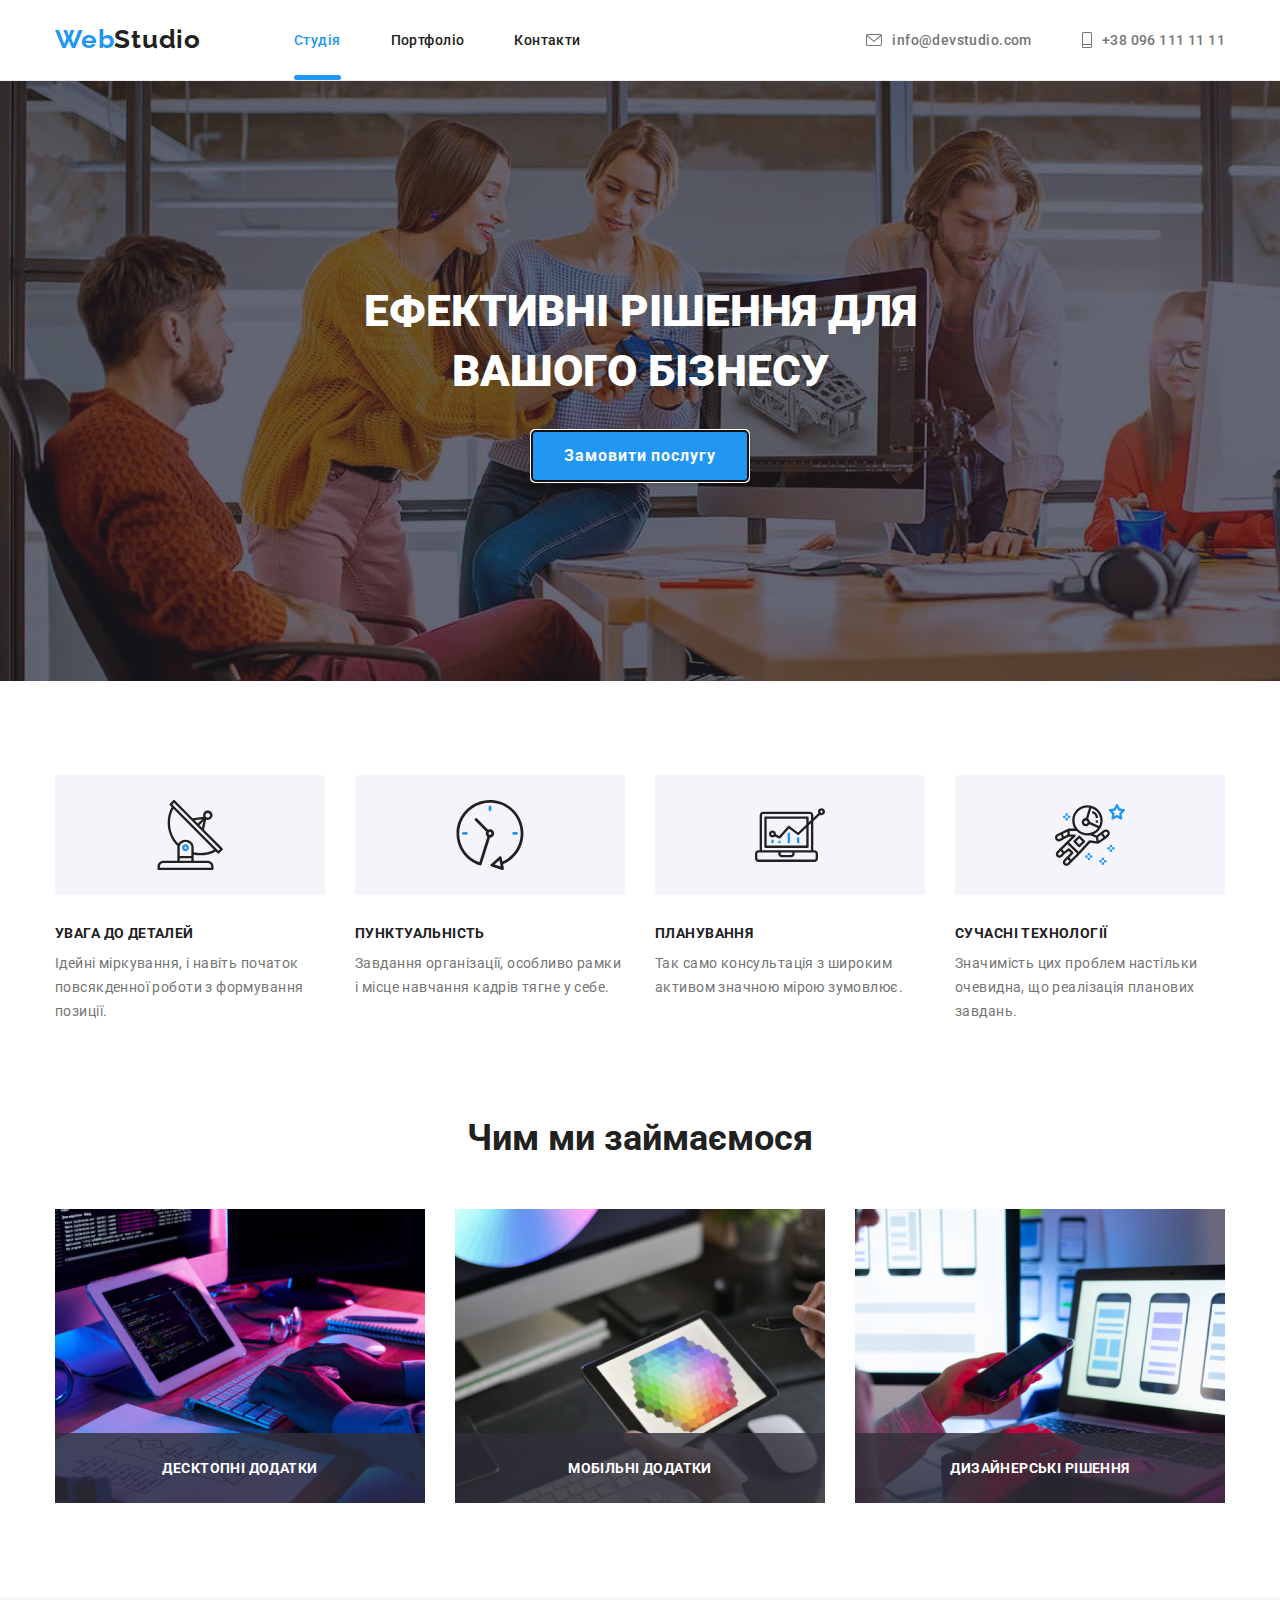
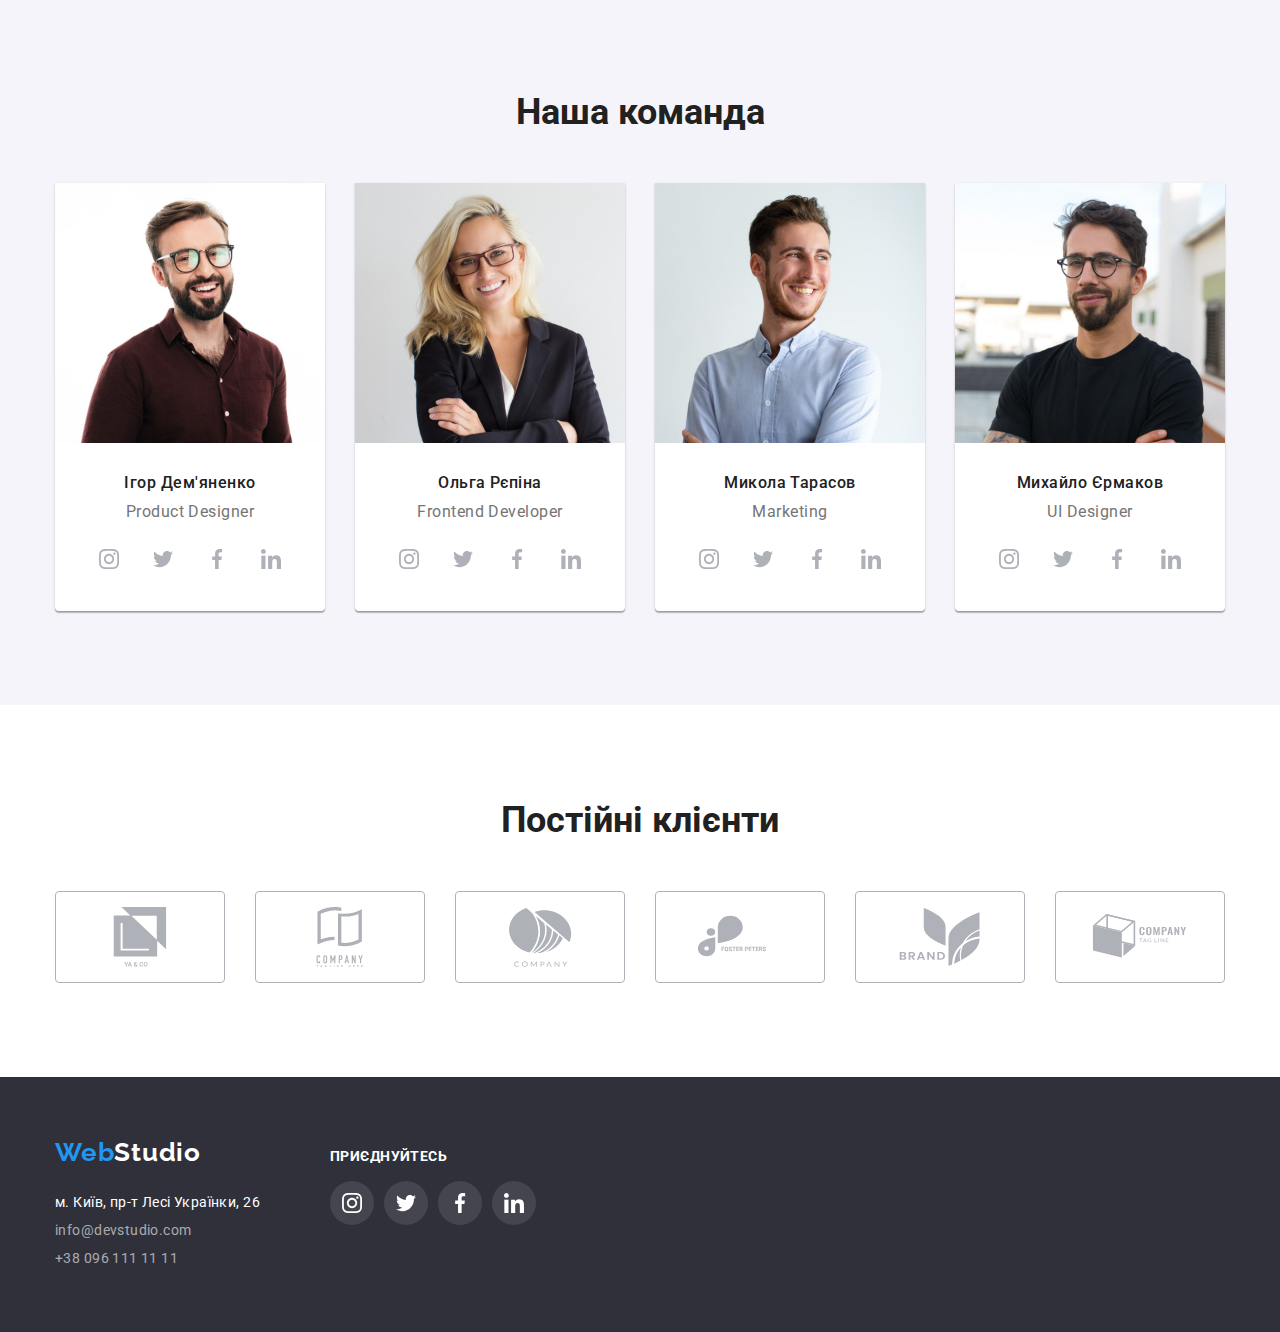
<file: index.html>
<!DOCTYPE html>
<html lang="en">
  <head>
    <meta charset="UTF-8" />
    <meta http-equiv="X-UA-Compatible" content="IE=edge" />
    <meta name="viewport" content="width=device-width, initial-scale=1.0" />
    <title>Студія</title>
    <link rel="preconnect" href="https://fonts.googleapis.com" />
    <link rel="preconnect" href="https://fonts.gstatic.com" crossorigin />
    <link
      href="https://fonts.googleapis.com/css2?family=Raleway:wght@700&family=Roboto:wght@400;500;700;900&display=swap"
      rel="stylesheet"
    />
    <link
      rel="stylesheet"
      href="https://cdnjs.cloudflare.com/ajax/libs/modern-normalize/1.1.0/modern-normalize.min.css"
    />
    <link rel="stylesheet" href="./css/styles.css" />
  </head>

  <body>
    <header class="header">
      <div class="container nav-header">
        <a href="index.html" class="logo"><span class="logo-span">Web</span>Studio</a>
        <nav>
          <ul class="nav-menu">
            <li class="list-item"><a class="font-style current" href="./index.html">Студія</a></li>
            <li class="list-item"><a class="font-style" href="./portfolio.html">Портфоліо</a></li>
            <li class="list-item"><a class="font-style" href="">Контакти</a></li>
          </ul>
        </nav>
        <ul class="nav-contacts">
          <li>
            <a class="font-style" href="mailto:info@devstudio.com">
              <svg class="icon-header" width="16" height="12">
                <use href="./images/icons/symbol-defs.svg#icon-mail"></use>
              </svg>

              info@devstudio.com</a
            >
          </li>
          <li>
            <a class="font-style" href="tel:+380961111111">
              <svg class="icon-header" width="10" height="16">
                <use href="./images/icons/symbol-defs.svg#icon-mobile"></use>
              </svg>

              +38 096 111 11 11</a
            >
          </li>
        </ul>
      </div>
    </header>

    <main class="s-ions">
      <!--эфективные решения-->
      <section>
        <div class="effective-solutions">
          <h1 class="header-style">Ефективні рішення для <br />вашого бізнесу</h1>
          <button data-modal-open class="btn-style" autofocus type="button">
            Замовити послугу
          </button>
          <div data-modal class="backdrop is-hidden">
            <div class="modal">
              <div class="btn-modal">
                <button data-modal-close class="btn-close">
                  <svg width="11" height="11">
                    <use href="./images/icons/symbol-defs.svg#icon-close"></use>
                  </svg>
                </button>
              </div>
            </div>
          </div>
        </div>
      </section>

      <!--блок преимуществ-->
      <section>
        <div class="container section drop">
          <h2 class="visually-hidden">Переваги</h2>
          <ul class="benefits">
            <li>
              <div class="bg-icon">
                <svg class="icon">
                  <use href="./images/icons/symbol-defs.svg#icon-radar"></use>
                </svg>
              </div>
              <h3 class="headlines-style">УВАГА ДО ДЕТАЛЕЙ</h3>
              <p class="font-style">
                Ідейні міркування, i навіть початок повсякденної роботи з формування позиції.
              </p>
            </li>
            <li>
              <div class="bg-icon">
                <svg class="icon">
                  <use href="./images/icons/symbol-defs.svg#icon-clock"></use>
                </svg>
              </div>
              <h3 class="headlines-style">ПУНКТУАЛЬНІСТЬ</h3>
              <p class="font-style">
                Завдання організації, особливо рамки і місце навчання кадрів тягне у себе.
              </p>
            </li>
            <li>
              <div class="bg-icon">
                <svg class="icon">
                  <use href="./images/icons/symbol-defs.svg#icon-diagram"></use>
                </svg>
              </div>
              <h3 class="headlines-style">ПЛАНУВАННЯ</h3>
              <p class="font-style">
                Так само консультація з широким активом значною мірою зумовлює.
              </p>
            </li>
            <li>
              <div class="bg-icon">
                <svg class="icon">
                  <use href="./images/icons/symbol-defs.svg#icon-astronaut"></use>
                </svg>
              </div>
              <h3 class="headlines-style">СУЧАСНІ ТЕХНОЛОГІЇ</h3>
              <p class="font-style">
                Значимість цих проблем настільки очевидна, що реалізація планових завдань.
              </p>
            </li>
          </ul>
        </div>
      </section>

      <!--чем занимамся-->
      <section class="container section">
        <h2 class="header-style">Чим ми займаємося</h2>
        <ul class="works-img">
          <li class="works-container">
            <div class="thumb">
              <div class="overlay">
                <img src="./images/work-1.jpg" alt="picture pc" height="294" width="370" />
                <p class="font-style position">Десктопні додатки</p>
              </div>
            </div>
          </li>
          <li class="works-container">
            <div class="thumb">
              <div class="overlay">
                <img src="./images/work-2.jpg" alt="picture mobile" height="294" width="370" />
                <p class="font-style position">Мобільні додатки</p>
              </div>
            </div>
          </li>
          <li class="works-container">
            <div class="thumb">
              <div class="overlay">
                <img src="./images/work-3.jpg" alt="picture tablet" height="294" width="370" />
                <p class="font-style position">Дизайнерські рішення</p>
              </div>
            </div>
          </li>
        </ul>
      </section>

      <!--наша команда-->
      <section class="bg-color">
        <div class="container section">
          <h2 class="header-style padding-top">Наша команда</h2>
          <ul class="command">
            <li class="card-container">
              <img src="./images/command1.jpg" alt="Igor photo" width="270" />
              <div class="item-container">
                <h3 class="headlines-style">Ігор Дем'яненко</h3>
                <p class="font-style">Product Designer</p>
                <ul class="social-networks">
                  <li>
                    <a href="">
                      <svg class="icon">
                        <use href="./images/icons/symbol-defs.svg#icon-inst"></use>
                      </svg>
                    </a>
                  </li>
                  <li>
                    <a href="">
                      <svg class="icon">
                        <use href="./images/icons/symbol-defs.svg#icon-twit"></use>
                      </svg>
                    </a>
                  </li>
                  <li>
                    <a href="">
                      <svg class="icon">
                        <use href="./images/icons/symbol-defs.svg#icon-face"></use>
                      </svg>
                    </a>
                  </li>
                  <li>
                    <a href="">
                      <svg class="icon">
                        <use href="./images/icons/symbol-defs.svg#icon-link"></use>
                      </svg>
                    </a>
                  </li>
                </ul>
              </div>
            </li>
            <li class="card-container">
              <img src="./images/command2.jpg" alt="Olga photo" width="270" />
              <div class="item-container">
                <h3 class="headlines-style">Ольга Рєпіна</h3>
                <p class="font-style">Frontend Developer</p>
                <ul class="social-networks">
                  <li>
                    <a href="">
                      <svg class="icon">
                        <use href="./images/icons/symbol-defs.svg#icon-inst"></use>
                      </svg>
                    </a>
                  </li>
                  <li>
                    <a href="">
                      <svg class="icon">
                        <use href="./images/icons/symbol-defs.svg#icon-twit"></use>
                      </svg>
                    </a>
                  </li>
                  <li>
                    <a href="">
                      <svg class="icon">
                        <use href="./images/icons/symbol-defs.svg#icon-face"></use>
                      </svg>
                    </a>
                  </li>
                  <li>
                    <a href="">
                      <svg class="icon">
                        <use href="./images/icons/symbol-defs.svg#icon-link"></use>
                      </svg>
                    </a>
                  </li>
                </ul>
              </div>
            </li>
            <li class="card-container">
              <img src="./images/command3.jpg" alt="Mikola photo" width="270" />
              <div class="item-container">
                <h3 class="headlines-style">Микола Тарасов</h3>
                <p class="font-style">Marketing</p>
                <ul class="social-networks">
                  <li>
                    <a href="">
                      <svg class="icon">
                        <use href="./images/icons/symbol-defs.svg#icon-inst"></use>
                      </svg>
                    </a>
                  </li>
                  <li>
                    <a href="">
                      <svg class="icon">
                        <use href="./images/icons/symbol-defs.svg#icon-twit"></use>
                      </svg>
                    </a>
                  </li>
                  <li>
                    <a href="">
                      <svg class="icon">
                        <use href="./images/icons/symbol-defs.svg#icon-face"></use>
                      </svg>
                    </a>
                  </li>
                  <li>
                    <a href="">
                      <svg class="icon">
                        <use href="./images/icons/symbol-defs.svg#icon-link"></use>
                      </svg>
                    </a>
                  </li>
                </ul>
              </div>
            </li>
            <li class="card-container">
              <img src="./images/command4.jpg" alt="Igor photo" width="270" />
              <div class="item-container">
                <h3 class="headlines-style">Михайло Єрмаков</h3>
                <p class="font-style">UI Designer</p>
                <ul class="social-networks">
                  <li>
                    <a href="">
                      <svg class="icon">
                        <use href="./images/icons/symbol-defs.svg#icon-inst"></use>
                      </svg>
                    </a>
                  </li>
                  <li>
                    <a href="">
                      <svg class="icon">
                        <use href="./images/icons/symbol-defs.svg#icon-twit"></use>
                      </svg>
                    </a>
                  </li>
                  <li>
                    <a href="">
                      <svg class="icon">
                        <use href="./images/icons/symbol-defs.svg#icon-face"></use>
                      </svg>
                    </a>
                  </li>
                  <li>
                    <a href="">
                      <svg class="icon">
                        <use href="./images/icons/symbol-defs.svg#icon-link"></use>
                      </svg>
                    </a>
                  </li>
                </ul>
              </div>
            </li>
          </ul>
        </div>
      </section>

      <!--клієнти-->
      <section>
        <div class="container section">
          <h2 class="header-style padding-top">Постійні клієнти</h2>
          <ul class="clients">
            <li class="clients-list">
              <a class="clients-link" href="">
                <svg class="icon">
                  <use href="./images/icons/symbol-defs.svg#icon-client-1"></use>
                </svg>
              </a>
            </li>
            <li class="clients-list">
              <a class="clients-link" href="">
                <svg class="icon">
                  <use href="./images/icons/symbol-defs.svg#icon-client-2"></use>
                </svg>
              </a>
            </li>
            <li class="clients-list">
              <a class="clients-link" href="">
                <svg class="icon">
                  <use href="./images/icons/symbol-defs.svg#icon-client-3"></use>
                </svg>
              </a>
            </li>
            <li class="clients-list">
              <a class="clients-link" href="">
                <svg class="icon">
                  <use href="./images/icons/symbol-defs.svg#icon-client-4"></use>
                </svg>
              </a>
            </li>
            <li class="clients-list">
              <a class="clients-link" href="">
                <svg class="icon">
                  <use href="./images/icons/symbol-defs.svg#icon-client-5"></use>
                </svg>
              </a>
            </li>
            <li class="clients-list">
              <a class="clients-link" href="">
                <svg class="icon">
                  <use href="./images/icons/symbol-defs.svg#icon-client-6"></use>
                </svg>
              </a>
            </li>
          </ul>
        </div>
      </section>
    </main>

    <footer class="footer">
      <div class="container">
        <div class="">
          <a href="index.html" class="logo logo-color"><span class="logo-span">Web</span>Studio</a>
          <address>
            <ul class="adress">
              <li>
                <a
                  class="font-style"
                  href="https://www.google.com/maps/place/%D0%B1%D1%83%D0%BB.+%D0%9B%D0%B5%D1%81%D0%B8+%D0%A3%D0%BA%D1%80%D0%B0%D0%B8%D0%BD%D0%BA%D0%B8,+26,+%D0%9A%D0%B8%D0%B5%D0%B2,+02000/@50.4265807,30.5383858,17z/data=!3m1!4b1!4m5!3m4!1s0x40d4cf0e033ecbe9:0x57a4dffefec77da0!8m2!3d50.4265807!4d30.5383858"
                  target="_blank"
                  rel="noopener noreferrer"
                >
                  м. Київ, пр-т Лесі Українки, 26
                </a>
              </li>
              <li>
                <a class="font-style color-contacts" href="mailto:info@devstudio.com"
                  >info@devstudio.com</a
                >
              </li>
              <li>
                <a class="font-style color-contacts" href="tel:+380961111111">+38 096 111 11 11 </a>
              </li>
            </ul>
          </address>
        </div>

        <div class="adds">
          <b class="headlines-style">Приєднуйтесь</b>
          <ul class="social-networks">
            <li>
              <a href="">
                <svg class="icon">
                  <use href="./images/icons/symbol-defs.svg#icon-inst"></use>
                </svg>
              </a>
            </li>
            <li>
              <a href="">
                <svg class="icon">
                  <use href="./images/icons/symbol-defs.svg#icon-twit"></use>
                </svg>
              </a>
            </li>
            <li>
              <a href="">
                <svg class="icon">
                  <use href="./images/icons/symbol-defs.svg#icon-face"></use>
                </svg>
              </a>
            </li>
            <li>
              <a href="">
                <svg class="icon">
                  <use href="./images/icons/symbol-defs.svg#icon-link"></use>
                </svg>
              </a>
            </li>
          </ul>
        </div>
      </div>
    </footer>
  </body>

  <script src="./js/modal.js"></script>
</html>
</file>
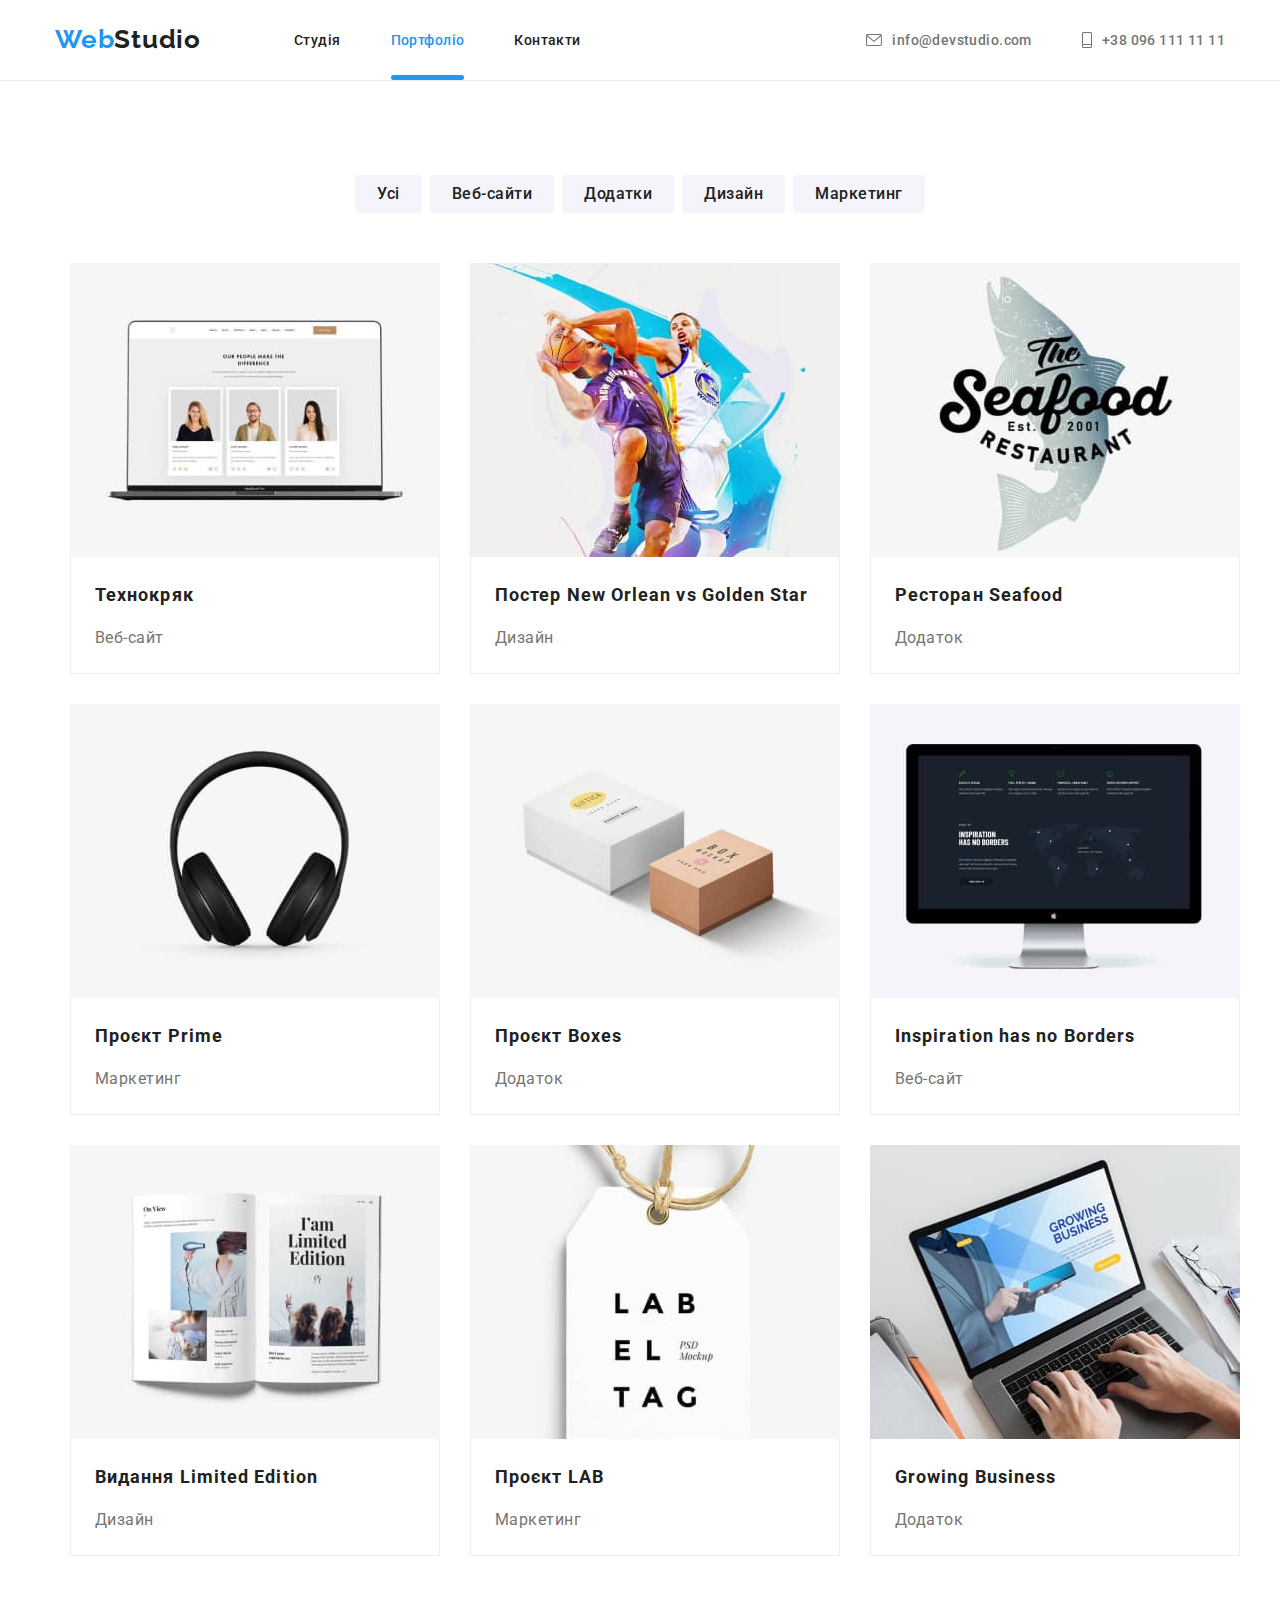
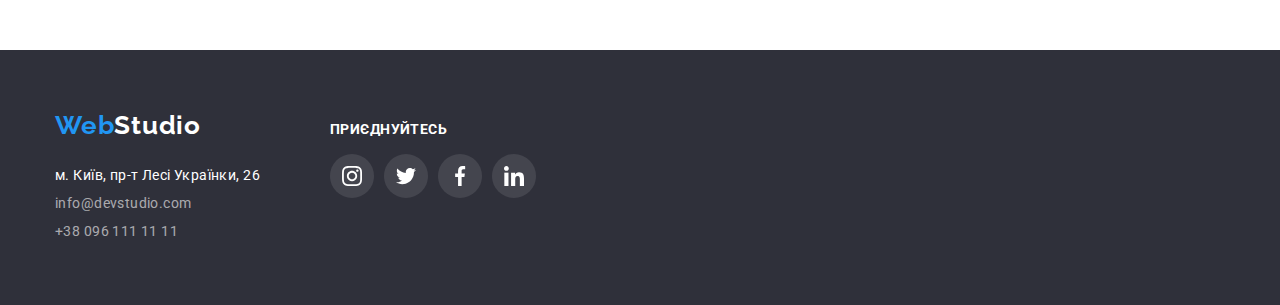
<file: portfolio.html>
<!DOCTYPE html>
<html lang="en">
  <head>
    <meta charset="UTF-8" />
    <meta http-equiv="X-UA-Compatible" content="IE=edge" />
    <meta name="viewport" content="width=device-width, initial-scale=1.0" />
    <title>Портфоліо</title>
    <link rel="preconnect" href="https://fonts.googleapis.com" />
    <link rel="preconnect" href="https://fonts.gstatic.com" crossorigin />
    <link
      href="https://fonts.googleapis.com/css2?family=Raleway:wght@700&family=Roboto:wght@400;500;700;900&display=swap"
      rel="stylesheet"
    />
    <link
      rel="stylesheet"
      href="https://cdnjs.cloudflare.com/ajax/libs/modern-normalize/1.1.0/modern-normalize.min.css"
    />
    <link rel="stylesheet" href="./css/styles.css" />
  </head>
  <body>
    <header class="header">
      <div class="container nav-header">
        <a href="index.html" class="logo"><span class="logo-span">Web</span>Studio</a>
        <nav>
          <ul class="nav-menu">
            <li class="list-item"><a class="font-style" href="./index.html">Студія</a></li>
            <li class="list-item">
              <a class="font-style current" href="./portfolio.html">Портфоліо</a>
            </li>
            <li class="list-item"><a class="font-style" href="">Контакти</a></li>
          </ul>
        </nav>
        <ul class="nav-contacts">
          <li>
            <a class="font-style" href="mailto:info@devstudio.com">
              <svg class="icon-header" width="16" height="12">
                <use href="./images/icons/symbol-defs.svg#icon-mail"></use>
              </svg>
              info@devstudio.com</a
            >
          </li>
          <li>
            <a class="font-style" href="tel:+380961111111">
              <svg class="icon-header" width="10" height="16">
                <use href="./images/icons/symbol-defs.svg#icon-mobile"></use>
              </svg>

              +38 096 111 11 11</a
            >
          </li>
        </ul>
      </div>
    </header>

    <main>
      <section>
        <div class="container section">
          <h1 class="visually-hidden">Приклади робіт</h1>

          <ul class="btns">
            <li><button class="btn-style" type="button">Усі</button></li>
            <li><button class="btn-style" type="button">Веб-сайти</button></li>
            <li><button class="btn-style" type="button">Додатки</button></li>
            <li><button class="btn-style" type="button">Дизайн</button></li>
            <li><button class="btn-style" type="button">Маркетинг</button></li>
          </ul>

          <div class="container">
            <ul class="works">
              <li>
                <a class="items" href="">
                  <div class="work-thumb">
                    <div class="overlay">
                      <img src="./images/portfolio-img/img.jpg" alt="pic people" width="370" />
                      <div class="overlay-text">
                        <p class="font-style">
                          Ресурс пропонує комплексні пропозиції з різним рівнем функціоналу та
                          сервісів. Все це дозволить відвідувачу отримати вичерпні відомості про
                          компанію чи приватну особу.
                        </p>
                      </div>
                    </div>
                  </div>
                  <div class="item-container">
                    <h2 class="headlines-style">Технокряк</h2>
                    <p class="font-style">Веб-сайт</p>
                  </div>
                </a>
              </li>
              <li>
                <a class="items" href="">
                  <div class="work-thumb">
                    <div class="overlay">
                      <img src="./images/portfolio-img/img-1.jpg" alt="pic people" width="370" />
                      <div class="overlay-text">
                        <p class="font-style">
                          Ресурс пропонує комплексні пропозиції з різним рівнем функціоналу та
                          сервісів. Все це дозволить відвідувачу отримати вичерпні відомості про
                          компанію чи приватну особу.
                        </p>
                      </div>
                    </div>
                  </div>
                  <div class="item-container">
                    <h2 class="headlines-style">Постер New Orlean vs Golden Star</h2>
                    <p class="font-style">Дизайн</p>
                  </div>
                </a>
              </li>
              <li>
                <a class="items" href="">
                  <div class="work-thumb">
                    <div class="overlay">
                      <img src="./images/portfolio-img/img-2.jpg" alt="pic people" width="370" />
                      <div class="overlay-text">
                        <p class="font-style">
                          Ресурс пропонує комплексні пропозиції з різним рівнем функціоналу та
                          сервісів. Все це дозволить відвідувачу отримати вичерпні відомості про
                          компанію чи приватну особу.
                        </p>
                      </div>
                    </div>
                  </div>
                  <div class="item-container">
                    <h2 class="headlines-style">Ресторан Seafood</h2>
                    <p class="font-style">Додаток</p>
                  </div>
                </a>
              </li>
              <li>
                <a class="items" href="">
                  <div class="work-thumb">
                    <div class="overlay">
                      <img src="./images/portfolio-img/img-3.jpg" alt="pic people" width="370" />
                      <div class="overlay-text">
                        <p class="font-style">
                          Ресурс пропонує комплексні пропозиції з різним рівнем функціоналу та
                          сервісів. Все це дозволить відвідувачу отримати вичерпні відомості про
                          компанію чи приватну особу.
                        </p>
                      </div>
                    </div>
                  </div>
                  <div class="item-container">
                    <h2 class="headlines-style">Проєкт Prime</h2>
                    <p class="font-style">Маркетинг</p>
                  </div>
                </a>
              </li>
              <li>
                <a class="items" href="">
                  <div class="work-thumb">
                    <div class="overlay">
                      <img src="./images/portfolio-img/img-4.jpg" alt="pic people" width="370" />
                      <div class="overlay-text">
                        <p class="font-style">
                          Ресурс пропонує комплексні пропозиції з різним рівнем функціоналу та
                          сервісів. Все це дозволить відвідувачу отримати вичерпні відомості про
                          компанію чи приватну особу.
                        </p>
                      </div>
                    </div>
                  </div>
                  <div class="item-container">
                    <h2 class="headlines-style">Проєкт Boxes</h2>
                    <p class="font-style">Додаток</p>
                  </div>
                </a>
              </li>
              <li>
                <a class="items" href="">
                  <div class="work-thumb">
                    <div class="overlay">
                      <img src="./images/portfolio-img/img-5.jpg" alt="pic people" width="370" />
                      <div class="overlay-text">
                        <p class="font-style">
                          Ресурс пропонує комплексні пропозиції з різним рівнем функціоналу та
                          сервісів. Все це дозволить відвідувачу отримати вичерпні відомості про
                          компанію чи приватну особу.
                        </p>
                      </div>
                    </div>
                  </div>
                  <div class="item-container">
                    <h2 class="headlines-style">Inspiration has no Borders</h2>
                    <p class="font-style">Веб-сайт</p>
                  </div>
                </a>
              </li>
              <li>
                <a class="items" href="">
                  <div class="work-thumb">
                    <div class="overlay">
                      <img src="./images/portfolio-img/img-6.jpg" alt="pic people" width="370" />
                      <div class="overlay-text">
                        <p class="font-style">
                          Ресурс пропонує комплексні пропозиції з різним рівнем функціоналу та
                          сервісів. Все це дозволить відвідувачу отримати вичерпні відомості про
                          компанію чи приватну особу.
                        </p>
                      </div>
                    </div>
                  </div>
                  <div class="item-container">
                    <h2 class="headlines-style">Видання Limited Edition</h2>
                    <p class="font-style">Дизайн</p>
                  </div>
                </a>
              </li>
              <li>
                <a class="items" href="">
                  <div class="work-thumb">
                    <div class="overlay">
                      <img src="./images/portfolio-img/img-7.jpg" alt="pic people" width="370" />
                      <div class="overlay-text">
                        <p class="font-style">
                          Ресурс пропонує комплексні пропозиції з різним рівнем функціоналу та
                          сервісів. Все це дозволить відвідувачу отримати вичерпні відомості про
                          компанію чи приватну особу.
                        </p>
                      </div>
                    </div>
                  </div>
                  <div class="item-container">
                    <h2 class="headlines-style">Проєкт LAB</h2>
                    <p class="font-style">Маркетинг</p>
                  </div>
                </a>
              </li>
              <li>
                <a class="items" href="">
                  <div class="work-thumb">
                    <div class="overlay">
                      <img src="./images/portfolio-img/img-8.jpg" alt="pic people" width="370" />
                      <div class="overlay-text">
                        <p class="font-style">
                          Ресурс пропонує комплексні пропозиції з різним рівнем функціоналу та
                          сервісів. Все це дозволить відвідувачу отримати вичерпні відомості про
                          компанію чи приватну особу.
                        </p>
                      </div>
                    </div>
                  </div>
                  <div class="item-container">
                    <h2 class="headlines-style">Growing Business</h2>
                    <p class="font-style">Додаток</p>
                  </div>
                </a>
              </li>
            </ul>
          </div>
        </div>
      </section>
    </main>

    <footer class="footer">
      <div class="container">
        <div class="">
          <a href="index.html" class="logo logo-color"><span class="logo-span">Web</span>Studio</a>
          <address>
            <ul class="adress">
              <li>
                <a
                  class="font-style"
                  href="https://www.google.com/maps/place/%D0%B1%D1%83%D0%BB.+%D0%9B%D0%B5%D1%81%D0%B8+%D0%A3%D0%BA%D1%80%D0%B0%D0%B8%D0%BD%D0%BA%D0%B8,+26,+%D0%9A%D0%B8%D0%B5%D0%B2,+02000/@50.4265807,30.5383858,17z/data=!3m1!4b1!4m5!3m4!1s0x40d4cf0e033ecbe9:0x57a4dffefec77da0!8m2!3d50.4265807!4d30.5383858"
                  target="_blank"
                  rel="noopener noreferrer"
                >
                  м. Київ, пр-т Лесі Українки, 26
                </a>
              </li>
              <li>
                <a class="font-style color-contacts" href="mailto:info@devstudio.com"
                  >info@devstudio.com</a
                >
              </li>
              <li>
                <a class="font-style color-contacts" href="tel:+380961111111">+38 096 111 11 11 </a>
              </li>
            </ul>
          </address>
        </div>

        <div class="adds">
          <b class="headlines-style">Приєднуйтесь</b>
          <ul class="social-networks">
            <li>
              <a href="">
                <svg class="icon">
                  <use href="./images/icons/symbol-defs.svg#icon-inst"></use>
                </svg>
              </a>
            </li>
            <li>
              <a href="">
                <svg class="icon">
                  <use href="./images/icons/symbol-defs.svg#icon-twit"></use>
                </svg>
              </a>
            </li>
            <li>
              <a href="">
                <svg class="icon">
                  <use href="./images/icons/symbol-defs.svg#icon-face"></use>
                </svg>
              </a>
            </li>
            <li>
              <a href="">
                <svg class="icon">
                  <use href="./images/icons/symbol-defs.svg#icon-link"></use>
                </svg>
              </a>
            </li>
          </ul>
        </div>
      </div>
    </footer>
  </body>
</html>
</file>
<file: css/styles.css>
/*первичный цвет текста #212121
вторичный цвет текста #757575
акцент #2196F3*/
:root {
  --primiry: #212121;
  --secondary: #757575;
  --acent: #2196f3;
  --icon-bgc: /*green*/ #f5f4fa;
}

body {
  background-color: white;
  color: var(--primiry);
  font-family: roboto, sans-serif;
}

ul {
  list-style: none;
}

a {
  text-decoration: none;
}
button {
  border: none;
}

h1,
h2,
h3,
p,
ul,
span {
  margin: 0px;
  padding: 0px;
}

img {
  display: block;
}

/*----------------------------------------------------------*/

.logo {
  font-family: raleway, sans-serif;
  font-size: 26px;
  font-weight: 700;
  line-height: calc(31 / 26);
  letter-spacing: 0.03em;
  color: var(--primiry);
  display: inline-block;
  padding-top: 24px;
  padding-bottom: 25px;
}
.logo-span {
  color: var(--acent);
}

.font-style {
  color: var(--secondary);
  font-size: 14px;
  font-weight: 400;
  line-height: calc(16 / 14);
  letter-spacing: 0.03em;
  margin-top: 10px;
}

.nav-menu,
.nav-contacts {
  display: flex;
  align-items: center;
}

.nav-menu {
  margin-left: 93px;
}

.nav-menu .list-item {
  position: relative;
}

.nav-contacts {
  margin-left: auto;
}

.nav-menu li:not(:first-child),
.nav-contacts li:not(:first-child) {
  margin-left: 50px;
}

.nav-menu .font-style {
  color: var(--primiry);
  font-weight: 500;
  display: block;
  padding: 32px 0px;
  margin-top: 0px;

  transition: color;

  transition-duration: 250ms;
  transition-timing-function: cubic-bezier(0.4, 0, 0.2, 1);
}

.nav-contacts .font-style {
  display: flex;
  align-items: center;
  font-weight: 500;
  padding: 32px 0px;
  margin-top: 0px;

  transition: color;

  transition-duration: 250ms;
  transition-timing-function: cubic-bezier(0.4, 0, 0.2, 1);
}

.header {
  border-bottom: 1px solid #ececec;
  background-color: white;
}

.nav-header {
  display: flex;
}

.font-style.current {
  color: var(--acent);
}

.current::after {
  content: '';
  display: block;
  width: 100%;
  height: 5px;
  background-color: var(--acent);
  border-radius: 3px;

  position: absolute;
  left: 0px;
  bottom: 0px;
}

.nav-contacts .font-style:hover,
.nav-contacts .font-style:focus,
.nav-menu .font-style:focus,
.nav-menu .font-style:hover {
  color: var(--acent);
  fill: var(--acent);
}

.icon-header {
  fill: currentColor;
}

.headlines-style {
  font-size: 14px;
  font-weight: 700;
  line-height: calc(16 / 14);
  color: var(--primiry);
  letter-spacing: 0.03em;
}

.header-style {
  font-size: 36px;
  font-weight: 700;
  line-height: calc(42 / 36);
  color: var(--primiry);
  text-align: center;
  margin-bottom: 50px;
}

.effective-solutions {
  text-align: center;

  background-color: #2f303a;
  padding-top: 200px;
  padding-bottom: 200px;
  max-width: 1600px;

  background-image: linear-gradient(to right, rgba(47, 48, 58, 0.4), rgba(47, 48, 58, 0.4)),
    url('../images/Img.jpg');
  margin: 0px auto;

  /*margin-top: 80px;*/
}

.effective-solutions .header-style {
  text-transform: uppercase;
  color: white;
  font-size: 44px;
  font-weight: 900;
  line-height: calc(60 / 44);
  margin-bottom: 30px;
}

.header-style.padding-top {
  margin-top: 0px;
}
.benefits {
  text-align: left;
  display: flex;
  align-items: flex-start;
  justify-content: space-between;
}

.benefits .headlines-style {
  text-transform: uppercase;
  margin-top: 0px;
}

.benefits li:not(:first-child) {
  margin-left: 30px;
}

.benefits .font-style {
  font-weight: 400;
  line-height: calc(24 / 14);
  color: var(--secondary);
}

.benefits .icon {
  width: 70px;
  height: 70px;
}

.bg-icon {
  display: flex;
  width: 270px;
  height: 120px;
  background-color: var(--icon-bgc);
  border-radius: 4px;
  margin-bottom: 30px;
  align-items: center;
  justify-content: center;
}

.section.drop {
  padding-bottom: 0px;
}

.command {
  display: flex;
  text-align: center;
}

.command > li:not(:first-child) {
  margin-left: 30px;
}

.item-container {
  padding-top: 30px;
  padding-bottom: 30px;
  padding-left: 15px;
  padding-right: 15px;

  position: relative;
  border-radius: 0px 0px 4px 4px;
}

.command .headlines-style {
  font-size: 16px;
  font-weight: 500;
  line-height: calc(19 / 16);
  margin-top: 0px;
}

.command .font-style {
  font-size: 16px;
  line-height: calc(19 / 16);
  color: var(--secondary);
}

.social-networks {
  display: flex;
  justify-content: center;
  align-items: center;
  margin-top: 16px;
}

.card-container {
  width: 270px;
  box-shadow: 0px 1px 3px rgba(0, 0, 0, 0.12), 0px 1px 1px rgba(0, 0, 0, 0.14),
    0px 2px 1px rgba(0, 0, 0, 0.2);
  border-radius: 0px 0px 4px 4px;
  background-color: white;
}

.social-networks a {
  display: flex;
  justify-content: center;
  align-items: center;
  width: 44px;
  height: 44px;
  border-radius: 50%;

  transition: background-color;

  transition-duration: 250ms;
  transition-timing-function: cubic-bezier(0.4, 0, 0.2, 1);
}

.icon {
  width: 20px;
  height: 20px;
  fill: #afb1b8;

  transition: fill;

  transition-duration: 250ms;
  transition-timing-function: cubic-bezier(0.4, 0, 0.2, 1);
}

.social-networks a:hover,
.social-networks a:focus {
  background-color: var(--acent);
}

.social-networks a:hover .icon,
.social-networks a:focus .icon {
  fill: white;
}

.social-networks li {
  margin-left: 10px;
}

.social-networks li:first-child {
  margin-left: 0px;
}

.footer {
  padding-top: 60px;
  padding-bottom: 60px;
}
.footer {
  background-color: #2f303a;
  display: flex;
  justify-content: flex-start;
  align-items: flex-start;
}

.logo.logo-color {
  color: white;
  padding-top: 0px;
  padding-bottom: 0px;
  margin-bottom: 20px;
}

.adress .font-style {
  font-style: normal;
  color: white;
  line-height: calc(24 / 12);
  margin-top: 9px;

  transition: color;

  transition-duration: 250ms;
  transition-timing-function: cubic-bezier(0.4, 0, 0.2, 1);
}

.font-style.color-contacts {
  color: rgba(255, 255, 255, 0.6);
}

.adress .font-style:hover,
.adress .font-style:focus {
  color: var(--acent);
}

.btns {
  display: flex;
  justify-content: center;
  column-gap: 8px;
  margin-bottom: 50px;
}

.btn-style {
  background-color: var(--acent);
  color: white;
  font-size: 16px;
  font-weight: 700;
  line-height: calc(30 / 16);
  letter-spacing: 0.06em;
  cursor: pointer;
  font-family: inherit;
  padding: 10px 32px;
  text-align: center;
  box-shadow: 0px 4px 4px rgba(0, 0, 0, 0.15);
  border-radius: 4px;
}

.backdrop {
  position: fixed;
  left: 0;
  top: 0;
  width: 100%;
  height: 100%;
  background-color: rgba(0, 0, 0, 0.2);

  transition: opacity, visibility;

  transition-duration: 750ms;
  transition-timing-function: cubic-bezier(0.4, 0, 0.2, 1);
}

.backdrop.is-hidden {
  opacity: 0;
  pointer-events: none;
  visibility: hidden;
}

.modal {
  position: absolute;
  top: 50%;
  left: 50%;
  width: 528px;
  height: 581px;
  border-radius: 4px;
  background-color: white;
  box-shadow: 0px 1px 3px rgba(0, 0, 0, 0.12), 0px 1px 1px rgba(0, 0, 0, 0.14),
    0px 2px 1px rgba(0, 0, 0, 0.2);

  transform: translate(-50%, -50%);

  transition-duration: 250ms;
  transition-timing-function: cubic-bezier(0.4, 0, 0.2, 1);
}

.backdrop.is-hidden .modal {
  transform: translate(-50%, -50%);
}

.modal .btn-modal {
  text-align: right;
}

.btn-close {
  position: absolute;
  right: 8px;
  top: 8px;

  width: 30px;
  height: 30px;
  border-radius: 50%;
  border: 1px solid rgba(0, 0, 0, 0.1);
  background-color: inherit;
  cursor: pointer;
}

.btns .btn-style {
  background-color: #f5f4fa;
  color: var(--primiry);
  font-weight: 500;
  line-height: calc(26 / 16);
  letter-spacing: 0.03em;
  padding: 6px 22px;
  border-radius: 4px;
  box-shadow: none;
  box-shadow: 0px 0px 0px rgba(0, 0, 0, 0), 0px 0px 0px rgba(0, 0, 0, 0),
    0px 0px 0px rgba(0, 0, 0, 0);

  transition: background-color, color, box-shadow;

  transition-duration: 250ms;
  transition-timing-function: cubic-bezier(0.4, 0, 0.2, 1);
}

.btns .btn-style:hover,
.btns .btn-style:focus {
  background-color: var(--acent);
  color: white;
  box-shadow: 0px 3px 1px rgba(0, 0, 0, 0.1), 0px 1px 2px rgba(0, 0, 0, 0.08),
    0px 2px 2px rgba(0, 0, 0, 0.12);
}

.items .headlines-style {
  font-size: 18px;
  font-weight: 700;
  line-height: calc(36 / 18);
  letter-spacing: 0.06em;
}

.items .font-style {
  font-size: 16px;
  line-height: calc(30 / 16);
}

.items {
  display: inline-block;
  width: 370px;

  transition: box-shadow;

  transition-duration: 250ms;
  transition-timing-function: cubic-bezier(0.4, 0, 0.2, 1);
}

.overlay {
  position: relative;
  overflow: hidden;
}

.overlay-text .font-style {
  font-weight: 400;
  font-size: 18px;
  line-height: calc(28 / 18);
  letter-spacing: 0.03em;
  color: #ffffff;
  margin-top: 0px;
}

.overlay-text {
  width: 100%;
  height: 100%;
  padding: 24px;
  display: flex;
  align-items: center;
  position: absolute;
  left: 0;
  bottom: 0;
  transform: translateY(100%);
  background-color: rgba(33, 149, 243, 0.3);

  transition: transform, background-color;

  transition-duration: 250ms;
  transition-timing-function: cubic-bezier(0.4, 0, 0.2, 1);
}

.items:hover .overlay-text,
.items:focus .overlay-text {
  transform: translateY(0);
  background-color: rgba(33, 149, 243, 0.8);
}

.items .item-container {
  padding: 20px 24px;
  border-left: 1px solid #eeeeee;
  border-right: 1px solid #eeeeee;
  border-bottom: 1px solid #eeeeee;
  border-radius: 0px;
}

.items:hover,
.items:focus {
  box-shadow: 0px 1px 1px rgba(0, 0, 0, 0.12), 0px 4px 4px rgba(0, 0, 0, 0.06),
    1px 4px 6px rgba(0, 0, 0, 0.16);
}

.works {
  display: flex;
  flex-wrap: wrap;
}

.works li {
  margin-left: 30px;
  margin-top: 30px;
}
.works li:nth-child(3n + 1) {
  margin-left: 0px;
}

.works li:nth-child(-n + 3) {
  margin-top: 0px;
}

.works-img {
  display: flex;
}

.works-img li:not(:first-child) {
  margin-left: 30px;
}

.works-img .font-style {
  font-weight: 700;
  font-size: 14px;
  line-height: calc(16 / 14);
  text-align: center;
  letter-spacing: 0.03em;
  text-transform: uppercase;
  color: #ffffff;

  margin-top: 0px;
}

.thumb {
  position: relative;
}

.works-container .font-style {
  font-size: 14px;
  line-height: calc(16 / 14);
  text-align: center;
  letter-spacing: 0.03em;
  text-transform: uppercase;

  color: #ffffff;
  background-color: rgba(47, 48, 58, 0.8);

  padding: 27px;
}

.position {
  position: absolute;
  left: 0;
  bottom: 0;
  /*display: flex;
  align-items: center;
  justify-content: center;*/
  width: 100%;
  height: 70px;
}

.clients-link {
  display: flex;
  align-items: center;
  justify-content: center;
  width: 170px;
  height: 92px;
  border: 1px solid #afb1b8;
  border-radius: 4px;

  transition: border;

  transition-duration: 250ms;
  transition-timing-function: cubic-bezier(0.4, 0, 0.2, 1);
}

.clients-list .icon {
  width: 106px;
  height: 60px;
  fill: #afb1b8;

  transition: fill;

  transition-duration: 250ms;
  transition-timing-function: cubic-bezier(0.4, 0, 0.2, 1);
}

.clients-link:hover,
.clients-link:focus {
  border: 1px solid var(--acent);
}

.clients-link:hover .icon,
.clients-link:focus .icon {
  fill: var(--acent);
}

.clients {
  display: flex;
}

.clients .clients-list:not(:first-child) {
  margin-left: 30px;
}

.icon-header {
  display: inline-block;
  margin-right: 10px;
}

.adds .headlines-style {
  text-transform: uppercase;
  color: white;
}

.footer .container {
  display: flex;
  align-items: baseline;
}

.footer .adds {
  margin-left: 70px;
}

.footer .social-networks {
  margin: 0px;
  margin-top: 16px;
  background-color: #2f303a;
}

.footer .social-networks a {
  background-color: rgba(255, 255, 255, 0.1);

  transition: background-color;

  transition-duration: 250ms;
  transition-timing-function: cubic-bezier(0.4, 0, 0.2, 1);
}

.footer .social-networks a:hover,
.footer .social-networks a:focus {
  background-color: var(--acent);
}

.footer .icon {
  fill: white;
}

/*----------------------------------------container*/
.header {
  border-bottom: 1px solid #ececec;
}

.container {
  width: 1200px;
  padding: 0px 15px;
  margin-left: auto;
  margin-right: auto;
  /* border: 3px solid aqua;*/
}

.section {
  padding-top: 94px;
  padding-bottom: 94px;
}
.container.section:nth-child(2) {
  padding-bottom: 0px;
}

.bg-color {
  background-color: var(--icon-bgc);
}

.visually-hidden {
  position: absolute;
  width: 1px;
  height: 1px;
  margin: -1px;
  border: 0;
  padding: 0;

  white-space: nowrap;
  clip-path: inset(100%);
  clip: rect(0 0 0 0);
  overflow: hidden;
}
</file>
